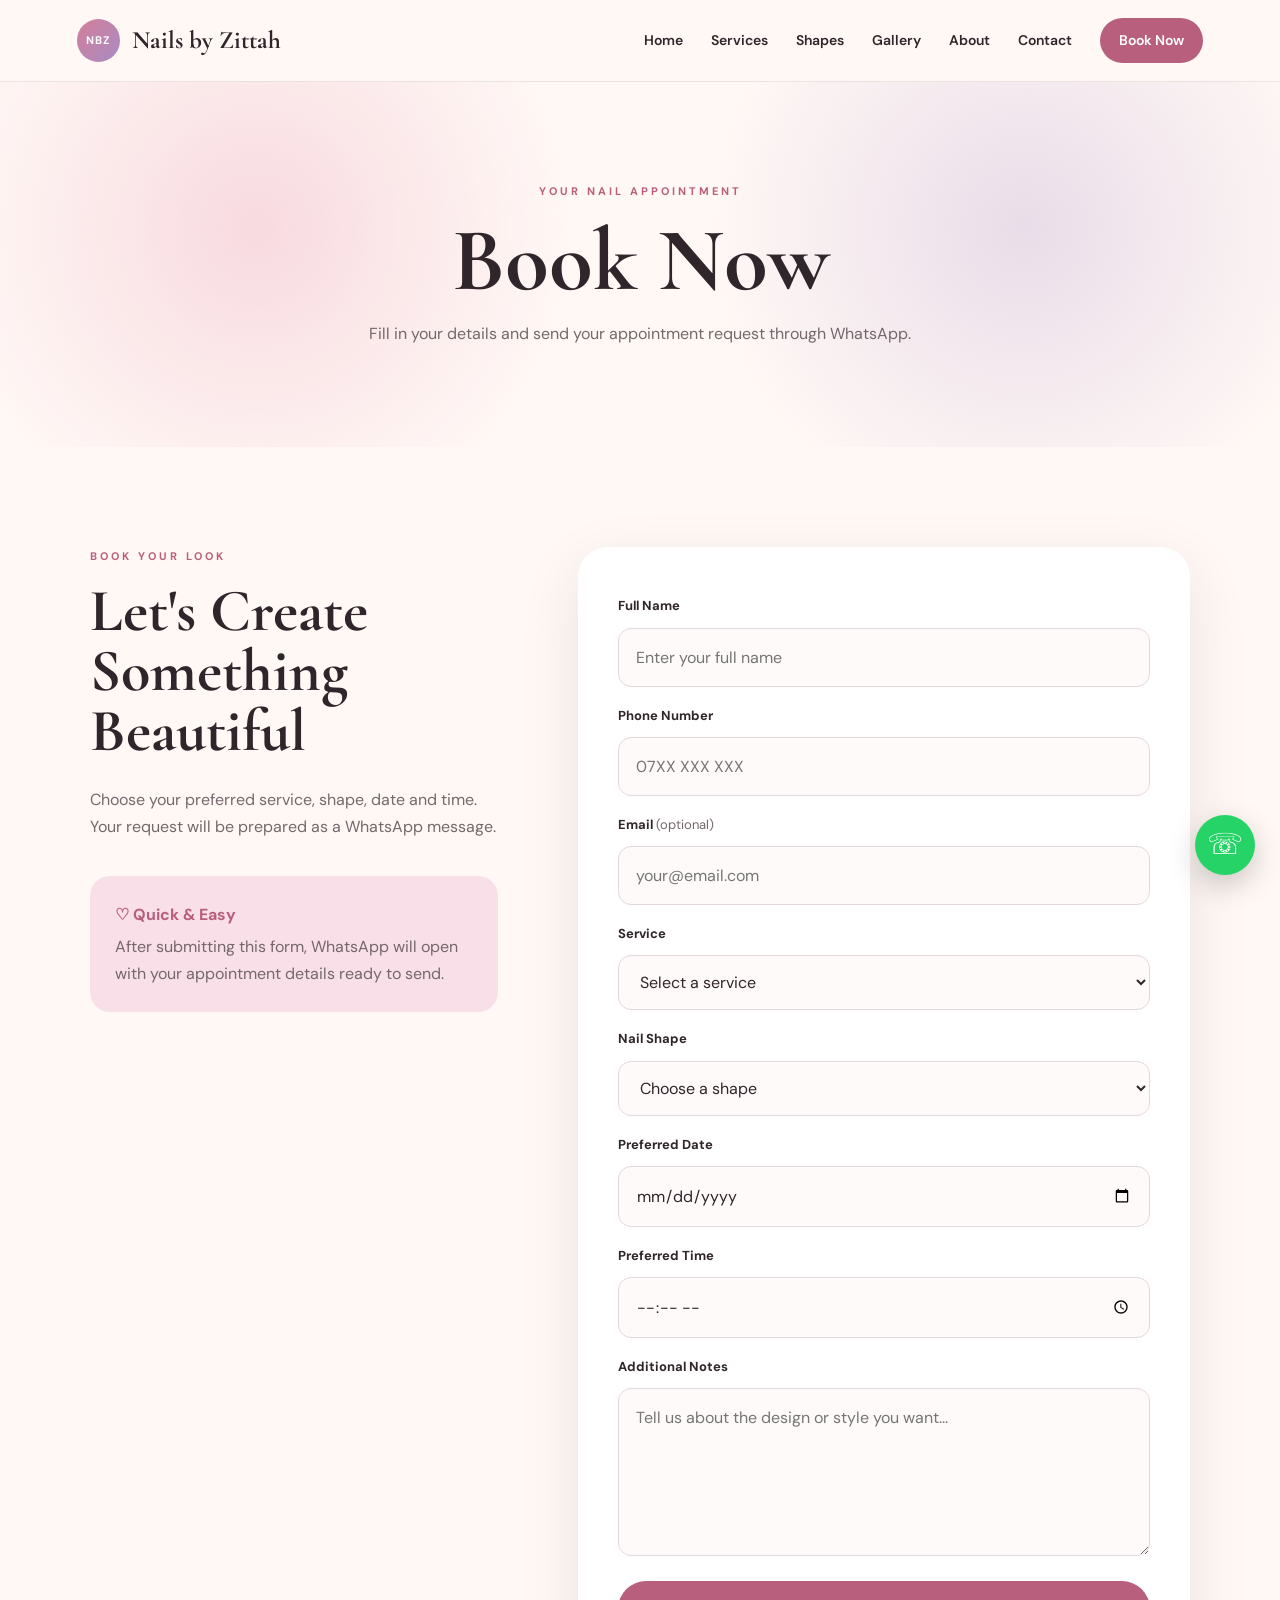
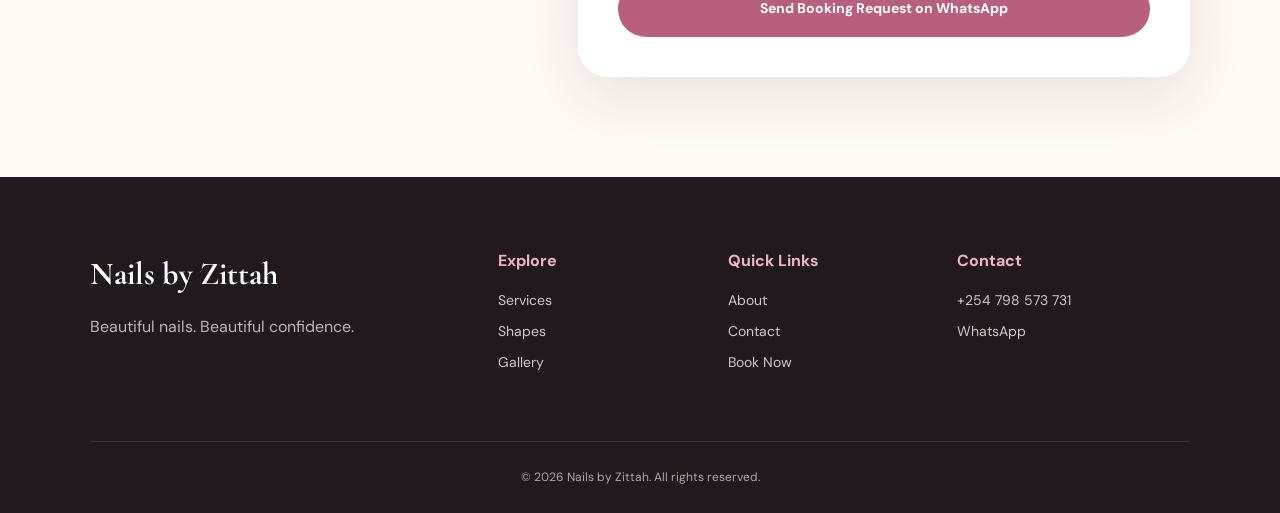
<file: booking.html>
<!DOCTYPE html>
<html lang="en">
<head>
    <meta charset="UTF-8">
    <meta name="viewport" content="width=device-width, initial-scale=1.0">

    <title>Book a Nail Appointment | Nails by Zittah</title>

    <meta name="description"
        content="Book your nail appointment with Nails by Zittah. Choose your service, nail shape, preferred date and time, then send your appointment request through WhatsApp.">

    <meta name="keywords"
        content="book nail appointment Kenya, nail booking, gel nails appointment, tips and gel booking, Nails by Zittah booking">

    <meta name="author" content="Nails by Zittah">
    <meta name="robots" content="index, follow">

    <link rel="canonical"
        href="https://nailsbyzittah.netlify.app/booking.html">

    <link rel="stylesheet" href="style.css">

    <meta property="og:type" content="website">
    <meta property="og:title"
        content="Book Your Nail Appointment | Nails by Zittah">
    <meta property="og:description"
        content="Choose your nail service, shape, date and preferred time and send your appointment request through WhatsApp.">
    <meta property="og:url"
        content="https://nailsbyzittah.netlify.app/booking.html">
    <meta property="og:image"
        content="https://nailsbyzittah.netlify.app/images/home-nails.jpg">

    <link rel="icon" href="images/home-nails.jpg" type="image/jpeg">
</head>

<body>

<header class="navbar">
    <a href="index.html" class="logo">
        <span>NBZ</span>
        Nails by Zittah
    </a>

    <button class="menu-toggle">☰</button>

    <nav class="nav-links">
        <a href="index.html">Home</a>
        <a href="services.html">Services</a>
        <a href="shapes.html">Shapes</a>
        <a href="gallery.html">Gallery</a>
        <a href="about.html">About</a>
        <a href="contact.html">Contact</a>
        <a href="booking.html" class="nav-book active-book">Book Now</a>
    </nav>
</header>

<main>

<section class="page-hero">
    <p class="eyebrow">YOUR NAIL APPOINTMENT</p>
    <h1>Book Now</h1>
    <p>
        Fill in your details and send your appointment request through WhatsApp.
    </p>
</section>

<section class="booking-section">

    <div class="booking-intro">

        <p class="eyebrow">BOOK YOUR LOOK</p>

        <h2>Let's Create Something Beautiful</h2>

        <p>
            Choose your preferred service, shape, date and time.
            Your request will be prepared as a WhatsApp message.
        </p>

        <div class="booking-tip">
            <strong>♡ Quick & Easy</strong>
            <p>
                After submitting this form, WhatsApp will open with
                your appointment details ready to send.
            </p>
        </div>

    </div>

    <div class="booking-form-box">

        <form id="bookingForm">

            <label for="fullName">Full Name</label>

            <input
                type="text"
                id="fullName"
                required
                placeholder="Enter your full name">

            <label for="phone">Phone Number</label>

            <input
                type="tel"
                id="phone"
                required
                placeholder="07XX XXX XXX">

            <label for="email">Email <span>(optional)</span></label>

            <input
                type="email"
                id="email"
                placeholder="your@email.com">

            <label for="service">Service</label>

            <select id="service" required>
                <option value="">Select a service</option>
                <option value="Gel on Natural Nails">
                    Gel on Natural Nails
                </option>
                <option value="Tips + Gel">
                    Tips + Gel
                </option>
                <option value="Custom Nail Design">
                    Custom Nail Design
                </option>
            </select>

            <label for="shape">Nail Shape</label>

            <select id="shape">
                <option value="">Choose a shape</option>
                <option value="Square">Square</option>
                <option value="Almond">Almond</option>
                <option value="Stiletto">Stiletto</option>
            </select>

            <label for="date">Preferred Date</label>

            <input
                type="date"
                id="date"
                required>

            <label for="time">Preferred Time</label>

            <input
                type="time"
                id="time"
                required>

            <label for="notes">Additional Notes</label>

            <textarea
                id="notes"
                rows="5"
                placeholder="Tell us about the design or style you want..."></textarea>

            <button type="submit" class="btn btn-primary full-btn">
                Send Booking Request on WhatsApp
            </button>

        </form>

    </div>

</section>

</main>

<a class="whatsapp-float"
   href="https://wa.me/254798573731"
   target="_blank"
   rel="noopener">
    <span>☏</span>
</a>

<footer>
    <div class="footer-content">

        <div>
            <a href="index.html" class="footer-logo">
                Nails by Zittah
            </a>
            <p>Beautiful nails. Beautiful confidence.</p>
        </div>

        <div>
            <h4>Explore</h4>
            <a href="services.html">Services</a>
            <a href="shapes.html">Shapes</a>
            <a href="gallery.html">Gallery</a>
        </div>

        <div>
            <h4>Quick Links</h4>
            <a href="about.html">About</a>
            <a href="contact.html">Contact</a>
            <a href="booking.html">Book Now</a>
        </div>

        <div>
            <h4>Contact</h4>
            <a href="tel:+254798573731">+254 798 573 731</a>
            <a href="https://wa.me/254798573731">WhatsApp</a>
        </div>

    </div>

    <div class="copyright">
        © 2026 Nails by Zittah. All rights reserved.
    </div>
</footer>

<script>

const menuToggle = document.querySelector(".menu-toggle");
const navLinks = document.querySelector(".nav-links");

menuToggle.addEventListener("click", () => {
    navLinks.classList.toggle("show");
});

const dateInput = document.getElementById("date");

const today = new Date();
const yyyy = today.getFullYear();
const mm = String(today.getMonth() + 1).padStart(2, "0");
const dd = String(today.getDate()).padStart(2, "0");

dateInput.min = `${yyyy}-${mm}-${dd}`;

const params = new URLSearchParams(window.location.search);

const serviceParam = params.get("service");
const shapeParam = params.get("shape");

if (serviceParam) {
    document.getElementById("service").value = serviceParam;
}

if (shapeParam) {
    document.getElementById("shape").value = shapeParam;
}

document.getElementById("bookingForm").addEventListener("submit", function(event) {

    event.preventDefault();

    const fullName =
        document.getElementById("fullName").value;

    const phone =
        document.getElementById("phone").value;

    const email =
        document.getElementById("email").value || "Not provided";

    const service =
        document.getElementById("service").value;

    const shape =
        document.getElementById("shape").value || "Not specified";

    const date =
        document.getElementById("date").value;

    const time =
        document.getElementById("time").value;

    const notes =
        document.getElementById("notes").value || "None";

    const message =
`Hello Nails by Zittah,

I would like to request a nail appointment.

Name: ${fullName}
Phone: ${phone}
Email: ${email}

Service: ${service}
Nail Shape: ${shape}

Preferred Date: ${date}
Preferred Time: ${time}

Additional Notes:
${notes}

Please let me know if the requested time is available.`;

    window.open(
        "https://wa.me/254798573731?text=" +
        encodeURIComponent(message),
        "_blank"
    );
});

</script>

</body>
</html>
</file>
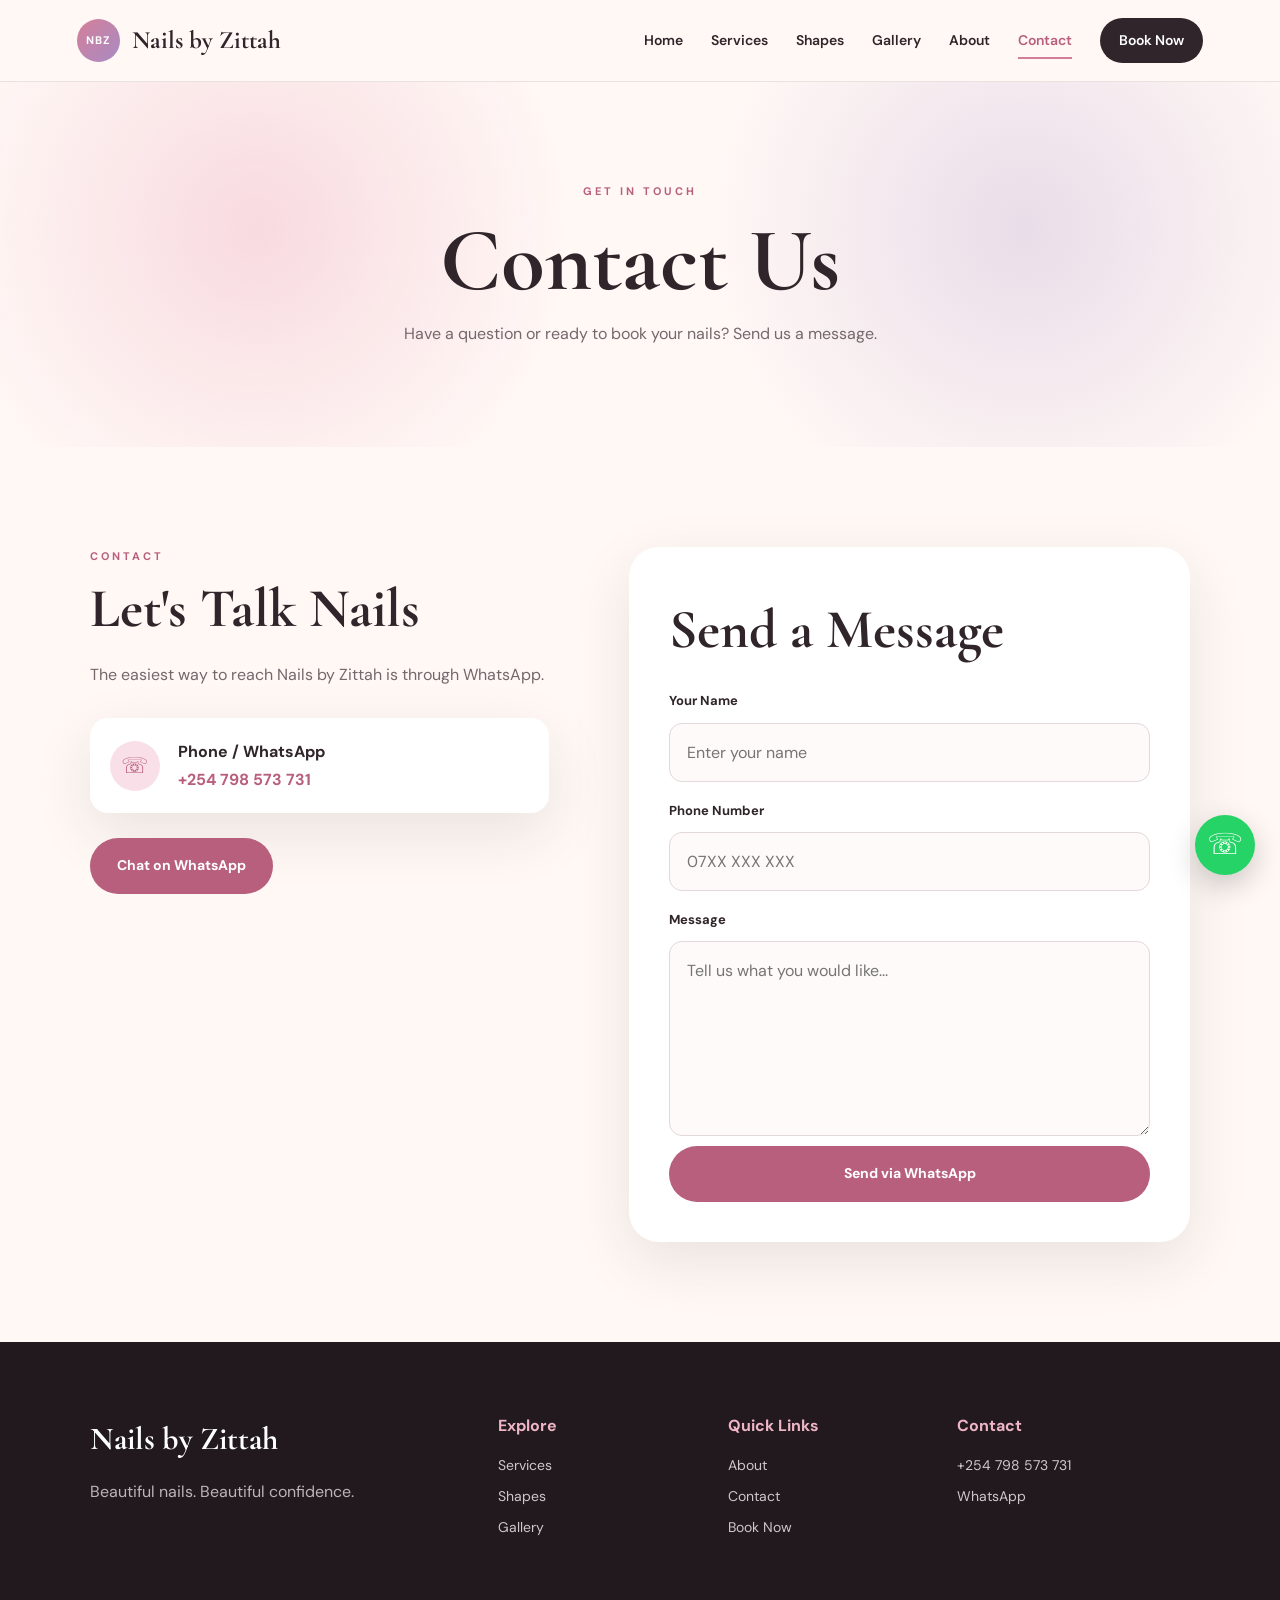
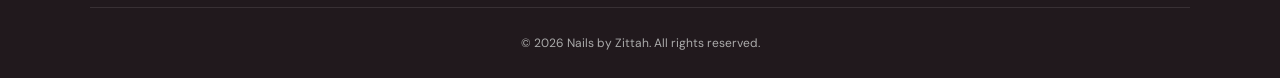
<file: contact.html>
<!DOCTYPE html>
<html lang="en">
<head>
    <meta charset="UTF-8">
    <meta name="viewport" content="width=device-width, initial-scale=1.0">

    <title>Contact Nails by Zittah | Book a Nail Appointment</title>

    <meta name="description"
        content="Contact Nails by Zittah through WhatsApp or phone to ask about nail services and appointments. Call or WhatsApp +254 798 573 731.">

    <meta name="keywords"
        content="contact nail technician Kenya, book nails Kenya, Nails by Zittah contact, nail appointment Kenya">

    <meta name="author" content="Nails by Zittah">
    <meta name="robots" content="index, follow">

    <link rel="canonical"
        href="https://nailsbyzittah.netlify.app/contact.html">

    <link rel="stylesheet" href="style.css">

    <meta property="og:type" content="website">
    <meta property="og:title" content="Contact Nails by Zittah">
    <meta property="og:description"
        content="Get in touch with Nails by Zittah and arrange your next nail appointment.">
    <meta property="og:url"
        content="https://nailsbyzittah.netlify.app/contact.html">
    <meta property="og:image"
        content="https://nailsbyzittah.netlify.app/images/home-nails.jpg">

    <link rel="icon" href="images/home-nails.jpg" type="image/jpeg">
</head>

<body>

<header class="navbar">
    <a href="index.html" class="logo">
        <span>NBZ</span>
        Nails by Zittah
    </a>

    <button class="menu-toggle">☰</button>

    <nav class="nav-links">
        <a href="index.html">Home</a>
        <a href="services.html">Services</a>
        <a href="shapes.html">Shapes</a>
        <a href="gallery.html">Gallery</a>
        <a href="about.html">About</a>
        <a href="contact.html" class="active">Contact</a>
        <a href="booking.html" class="nav-book">Book Now</a>
    </nav>
</header>

<main>

<section class="page-hero">
    <p class="eyebrow">GET IN TOUCH</p>
    <h1>Contact Us</h1>
    <p>
        Have a question or ready to book your nails?
        Send us a message.
    </p>
</section>

<section class="contact-section">

    <div class="contact-info">

        <p class="eyebrow">CONTACT</p>

        <h2>Let's Talk Nails</h2>

        <p>
            The easiest way to reach Nails by Zittah is through
            WhatsApp.
        </p>

        <div class="contact-card">
            <span>☏</span>
            <div>
                <strong>Phone / WhatsApp</strong>
                <a href="tel:+254798573731">
                    +254 798 573 731
                </a>
            </div>
        </div>

        <a
            href="https://wa.me/254798573731?text=Hello%20Nails%20by%20Zittah%2C%20I%20would%20like%20to%20make%20an%20appointment."
            target="_blank"
            rel="noopener"
            class="btn btn-primary">
            Chat on WhatsApp
        </a>

    </div>

    <div class="contact-form-box">

        <h2>Send a Message</h2>

        <form id="contactForm">

            <label for="name">Your Name</label>
            <input
                type="text"
                id="name"
                required
                placeholder="Enter your name">

            <label for="phone">Phone Number</label>
            <input
                type="tel"
                id="phone"
                required
                placeholder="07XX XXX XXX">

            <label for="message">Message</label>
            <textarea
                id="message"
                rows="6"
                required
                placeholder="Tell us what you would like..."></textarea>

            <button type="submit" class="btn btn-primary">
                Send via WhatsApp
            </button>

        </form>

    </div>

</section>

</main>

<a class="whatsapp-float"
   href="https://wa.me/254798573731"
   target="_blank"
   rel="noopener">
    <span>☏</span>
</a>

<footer>
    <div class="footer-content">

        <div>
            <a href="index.html" class="footer-logo">
                Nails by Zittah
            </a>
            <p>Beautiful nails. Beautiful confidence.</p>
        </div>

        <div>
            <h4>Explore</h4>
            <a href="services.html">Services</a>
            <a href="shapes.html">Shapes</a>
            <a href="gallery.html">Gallery</a>
        </div>

        <div>
            <h4>Quick Links</h4>
            <a href="about.html">About</a>
            <a href="contact.html">Contact</a>
            <a href="booking.html">Book Now</a>
        </div>

        <div>
            <h4>Contact</h4>
            <a href="tel:+254798573731">+254 798 573 731</a>
            <a href="https://wa.me/254798573731">WhatsApp</a>
        </div>

    </div>

    <div class="copyright">
        © 2026 Nails by Zittah. All rights reserved.
    </div>
</footer>

<script>
const menuToggle = document.querySelector(".menu-toggle");
const navLinks = document.querySelector(".nav-links");

menuToggle.addEventListener("click", () => {
    navLinks.classList.toggle("show");
});

document.getElementById("contactForm").addEventListener("submit", function(event) {

    event.preventDefault();

    const name = document.getElementById("name").value;
    const phone = document.getElementById("phone").value;
    const message = document.getElementById("message").value;

    const whatsappMessage =
`Hello Nails by Zittah,

My name is ${name}.

Phone: ${phone}

Message:
${message}

I would like to know more about your nail services.`;

    window.open(
        "https://wa.me/254798573731?text=" +
        encodeURIComponent(whatsappMessage),
        "_blank"
    );
});
</script>

</body>
</html>
</file>
<file: style.css>
@import url('https://fonts.googleapis.com/css2?family=Cormorant+Garamond:wght@400;500;600;700&family=DM+Sans:wght@400;500;600;700&display=swap');

:root {
    --pink: #d47f99;
    --dark-pink: #b85f7d;
    --light-pink: #f9dfe8;
    --rose: #efb5c6;
    --cream: #fff8f5;
    --purple: #a88bc4;
    --light-purple: #eee4f7;
    --dark: #30252a;
    --grey: #75676c;
    --white: #ffffff;
    --black: #181316;
    --border: rgba(48, 37, 42, 0.1);
    --shadow: 0 20px 60px rgba(48, 37, 42, 0.10);
    --radius: 24px;
}

* {
    margin: 0;
    padding: 0;
    box-sizing: border-box;
}

html {
    scroll-behavior: smooth;
}

body {
    font-family: "DM Sans", sans-serif;
    color: var(--dark);
    background: var(--cream);
    line-height: 1.7;
}

img {
    max-width: 100%;
    display: block;
}

a {
    text-decoration: none;
    color: inherit;
}

button,
input,
select,
textarea {
    font: inherit;
}

button {
    cursor: pointer;
}

/* NAVIGATION */

.navbar {
    width: 100%;
    min-height: 82px;
    padding: 0 6%;
    display: flex;
    align-items: center;
    justify-content: space-between;
    background: rgba(255, 248, 245, 0.96);
    backdrop-filter: blur(12px);
    border-bottom: 1px solid var(--border);
    position: sticky;
    top: 0;
    z-index: 1000;
}

.logo {
    display: flex;
    align-items: center;
    gap: 12px;
    font-family: "Cormorant Garamond", serif;
    font-size: 25px;
    font-weight: 700;
}

.logo span {
    width: 43px;
    height: 43px;
    border-radius: 50%;
    background: linear-gradient(135deg, var(--pink), var(--purple));
    color: white;
    display: grid;
    place-items: center;
    font-family: "DM Sans", sans-serif;
    font-size: 11px;
    letter-spacing: 1px;
}

.nav-links {
    display: flex;
    align-items: center;
    gap: 28px;
}

.nav-links a {
    font-size: 14px;
    font-weight: 600;
    transition: 0.3s;
    position: relative;
}

.nav-links a:hover,
.nav-links a.active {
    color: var(--dark-pink);
}

.nav-links a.active::after {
    content: "";
    position: absolute;
    height: 2px;
    background: var(--pink);
    width: 100%;
    left: 0;
    bottom: -7px;
}

.nav-book {
    padding: 11px 19px;
    background: var(--dark);
    color: white !important;
    border-radius: 50px;
}

.nav-book:hover {
    background: var(--dark-pink);
}

.active-book {
    background: var(--dark-pink);
}

.menu-toggle {
    display: none;
    background: none;
    border: 0;
    font-size: 28px;
    color: var(--dark);
}

/* GENERAL */

main {
    overflow: hidden;
}

.section {
    padding: 100px 7%;
}

.section-heading {
    max-width: 720px;
    margin: 0 auto 55px;
    text-align: center;
}

.section-heading h2 {
    font-family: "Cormorant Garamond", serif;
    font-size: clamp(42px, 5vw, 65px);
    line-height: 1;
    margin: 12px 0 20px;
}

.section-heading p:not(.eyebrow) {
    color: var(--grey);
}

.eyebrow {
    color: var(--dark-pink);
    font-size: 11px;
    font-weight: 700;
    letter-spacing: 3px;
    text-transform: uppercase;
}

.center-btn {
    display: flex;
    justify-content: center;
    margin-top: 45px;
}

.btn {
    display: inline-flex;
    align-items: center;
    justify-content: center;
    padding: 14px 25px;
    border-radius: 50px;
    font-weight: 700;
    font-size: 14px;
    border: 2px solid transparent;
    transition: 0.3s;
}

.btn-primary {
    background: var(--dark-pink);
    color: white;
}

.btn-primary:hover {
    background: var(--dark);
    transform: translateY(-3px);
}

.btn-dark {
    background: var(--dark);
    color: white;
}

.btn-dark:hover {
    background: var(--dark-pink);
    transform: translateY(-3px);
}

.btn-outline {
    border-color: var(--dark);
    color: var(--dark);
}

.btn-outline:hover {
    background: var(--dark);
    color: white;
}

.btn-white {
    background: white;
    color: var(--dark);
}

.btn-white:hover {
    transform: translateY(-3px);
}

/* HERO */

.hero {
    min-height: 720px;
    display: grid;
    grid-template-columns: 1fr 1fr;
    align-items: center;
    gap: 70px;
    padding: 90px 8%;
    background:
        radial-gradient(circle at 15% 20%, rgba(239,181,198,0.5), transparent 30%),
        radial-gradient(circle at 90% 80%, rgba(168,139,196,0.25), transparent 30%);
}

.hero-content {
    max-width: 650px;
}

.hero h1 {
    font-family: "Cormorant Garamond", serif;
    font-size: clamp(65px, 8vw, 105px);
    line-height: 0.88;
    margin: 18px 0 30px;
    letter-spacing: -3px;
}

.hero h1 span {
    color: var(--dark-pink);
    font-style: italic;
}

.hero-text {
    max-width: 540px;
    font-size: 18px;
    color: var(--grey);
    margin-bottom: 35px;
}

.hero-buttons {
    display: flex;
    flex-wrap: wrap;
    gap: 14px;
}

.hero-image {
    height: 580px;
    position: relative;
}

.hero-image::before {
    content: "";
    position: absolute;
    width: 85%;
    height: 85%;
    background: var(--light-pink);
    right: -25px;
    top: 30px;
    border-radius: 50% 50% 20px 50%;
    transform: rotate(7deg);
}

.hero-image img {
    position: relative;
    width: 100%;
    height: 100%;
    object-fit: cover;
    border-radius: 48% 48% 25px 48%;
    box-shadow: var(--shadow);
}

/* STATS */

.stats {
    display: grid;
    grid-template-columns: repeat(4, 1fr);
    background: var(--dark);
    color: white;
}

.stats div {
    padding: 30px 20px;
    text-align: center;
    border-right: 1px solid rgba(255,255,255,0.1);
}

.stats strong {
    display: block;
    color: var(--rose);
    font-family: "Cormorant Garamond", serif;
    font-size: 35px;
}

.stats span {
    font-size: 12px;
    color: #ddd;
}

/* CARDS */

.cards {
    display: grid;
    gap: 25px;
}

.cards.three {
    grid-template-columns: repeat(3, 1fr);
}

.service-card {
    padding: 38px;
    background: white;
    border: 1px solid var(--border);
    border-radius: var(--radius);
    box-shadow: 0 12px 40px rgba(48,37,42,0.05);
    transition: 0.3s;
}

.service-card:hover {
    transform: translateY(-8px);
    box-shadow: var(--shadow);
}

.featured-card {
    background: linear-gradient(145deg, #f9dfe8, #eee4f7);
}

.card-icon {
    width: 55px;
    height: 55px;
    display: grid;
    place-items: center;
    background: white;
    color: var(--dark-pink);
    border-radius: 50%;
    font-size: 25px;
    margin-bottom: 25px;
}

.service-card h2,
.service-card h3 {
    font-family: "Cormorant Garamond", serif;
    font-size: 30px;
    margin-bottom: 14px;
}

.service-card p {
    color: var(--grey);
    margin-bottom: 25px;
}

.service-card a:not(.btn) {
    color: var(--dark-pink);
    font-weight: 700;
    font-size: 14px;
}

.large-service {
    display: flex;
    flex-direction: column;
}

.large-service .btn {
    margin-top: auto;
    align-self: flex-start;
}

.service-number {
    color: var(--dark-pink);
    font-weight: 700;
    font-size: 13px;
    margin-bottom: 15px;
}

.service-card ul {
    list-style: none;
    margin: 10px 0 30px;
}

.service-card li {
    padding: 7px 0;
    color: var(--grey);
}

.service-card li::before {
    content: "✓";
    color: var(--dark-pink);
    margin-right: 10px;
}

/* PINK SECTION */

.pink-section {
    padding: 100px 7%;
    background:
        linear-gradient(135deg, #f9dfe8, #eee4f7);
}

.shape-preview {
    display: grid;
    grid-template-columns: repeat(3, 1fr);
    gap: 25px;
}

.shape-item {
    background: white;
    border-radius: var(--radius);
    overflow: hidden;
    box-shadow: var(--shadow);
    transition: 0.3s;
}

.shape-item:hover {
    transform: translateY(-8px);
}

.shape-item img {
    width: 100%;
    height: 360px;
    object-fit: cover;
}

.shape-item h3 {
    padding: 20px;
    font-family: "Cormorant Garamond", serif;
    font-size: 30px;
}

/* GALLERY */

.gallery-grid {
    display: grid;
    grid-template-columns: repeat(4, 1fr);
    gap: 18px;
}

.gallery-item,
.gallery-card {
    overflow: hidden;
    border-radius: 20px;
    position: relative;
    cursor: pointer;
    background: white;
}

.gallery-item img,
.gallery-card img {
    width: 100%;
    height: 350px;
    object-fit: cover;
    transition: transform 0.5s;
}

.gallery-item:hover img,
.gallery-card:hover img {
    transform: scale(1.07);
}

.gallery-page {
    grid-template-columns: repeat(3, 1fr);
}

.gallery-page .gallery-card img {
    height: 450px;
}

.gallery-overlay {
    position: absolute;
    left: 15px;
    bottom: 15px;
}

.gallery-overlay span {
    padding: 8px 14px;
    background: rgba(255,255,255,0.92);
    border-radius: 30px;
    font-size: 12px;
    font-weight: 700;
}

.filters {
    display: flex;
    justify-content: center;
    flex-wrap: wrap;
    gap: 10px;
    margin-bottom: 45px;
}

.filter {
    padding: 10px 20px;
    border: 1px solid var(--border);
    border-radius: 50px;
    background: white;
    color: var(--dark);
}

.filter.active,
.filter:hover {
    background: var(--dark);
    color: white;
}

.gallery-note {
    margin-top: 55px;
    padding: 35px;
    background: var(--light-pink);
    border-radius: var(--radius);
    display: flex;
    justify-content: space-between;
    align-items: center;
    gap: 30px;
}

/* LIGHTBOX */

.lightbox {
    position: fixed;
    inset: 0;
    background: rgba(20, 14, 17, 0.92);
    z-index: 3000;
    display: none;
    align-items: center;
    justify-content: center;
    padding: 30px;
}

.lightbox.show {
    display: flex;
}

.lightbox img {
    max-width: 90%;
    max-height: 85vh;
    border-radius: 20px;
}

.lightbox-close {
    position: absolute;
    top: 25px;
    right: 35px;
    background: none;
    border: 0;
    color: white;
    font-size: 45px;
}

/* PAGE HERO */

.page-hero {
    padding: 100px 7%;
    text-align: center;
    background:
        radial-gradient(circle at 20% 40%, rgba(239,181,198,0.45), transparent 30%),
        radial-gradient(circle at 80% 40%, rgba(168,139,196,0.25), transparent 30%);
}

.page-hero h1 {
    font-family: "Cormorant Garamond", serif;
    font-size: clamp(55px, 7vw, 90px);
    line-height: 1;
    margin: 15px 0;
}

.page-hero p:not(.eyebrow) {
    color: var(--grey);
}

/* SHAPES */

.shape-detail {
    display: grid;
    grid-template-columns: 1fr 1fr;
    gap: 70px;
    align-items: center;
    margin-bottom: 100px;
}

.shape-detail.reverse .shape-image {
    order: 2;
}

.shape-image img {
    width: 100%;
    height: 550px;
    object-fit: cover;
    border-radius: 40px;
    box-shadow: var(--shadow);
}

.shape-content {
    padding: 20px;
}

.shape-number {
    color: var(--dark-pink);
    font-weight: 700;
}

.shape-content h2 {
    font-family: "Cormorant Garamond", serif;
    font-size: 70px;
    margin: 10px 0 20px;
}

.shape-content p {
    color: var(--grey);
    margin-bottom: 30px;
    font-size: 17px;
}

/* MINI SHAPES */

.mini-shapes {
    display: grid;
    grid-template-columns: repeat(3, 1fr);
    gap: 20px;
    max-width: 1000px;
    margin: auto;
}

.mini-shapes a {
    background: white;
    border-radius: 20px;
    overflow: hidden;
    box-shadow: var(--shadow);
}

.mini-shapes img {
    height: 280px;
    width: 100%;
    object-fit: cover;
}

.mini-shapes span {
    display: block;
    padding: 15px;
    font-weight: 700;
}

/* ABOUT */

.about-section {
    padding: 100px 7%;
    display: grid;
    grid-template-columns: 1fr 1fr;
    align-items: center;
    gap: 80px;
}

.about-image img {
    width: 100%;
    height: 600px;
    object-fit: cover;
    border-radius: 40px;
    box-shadow: var(--shadow);
}

.about-text h2 {
    font-family: "Cormorant Garamond", serif;
    font-size: 60px;
    line-height: 1;
    margin: 15px 0 25px;
}

.about-text p {
    color: var(--grey);
    margin-bottom: 20px;
}

.values {
    max-width: 1000px;
    margin: auto;
    display: grid;
    grid-template-columns: repeat(3, 1fr);
    gap: 25px;
}

.values article {
    text-align: center;
    background: white;
    padding: 40px 25px;
    border-radius: var(--radius);
}

.values span {
    font-size: 30px;
    color: var(--dark-pink);
}

.values h3 {
    font-family: "Cormorant Garamond", serif;
    font-size: 30px;
    margin: 10px 0;
}

.values p {
    color: var(--grey);
}

/* CONTACT */

.contact-section {
    padding: 100px 7%;
    display: grid;
    grid-template-columns: 0.9fr 1.1fr;
    gap: 80px;
    align-items: start;
}

.contact-info h2,
.contact-form-box h2 {
    font-family: "Cormorant Garamond", serif;
    font-size: 55px;
    line-height: 1;
    margin: 15px 0 25px;
}

.contact-info > p:not(.eyebrow) {
    color: var(--grey);
    margin-bottom: 30px;
}

.contact-card {
    display: flex;
    align-items: center;
    gap: 18px;
    background: white;
    padding: 20px;
    border-radius: 18px;
    margin-bottom: 25px;
    box-shadow: var(--shadow);
}

.contact-card > span {
    width: 50px;
    height: 50px;
    border-radius: 50%;
    display: grid;
    place-items: center;
    background: var(--light-pink);
    color: var(--dark-pink);
    font-size: 22px;
}

.contact-card strong,
.contact-card a {
    display: block;
}

.contact-card a {
    color: var(--dark-pink);
    font-weight: 700;
}

.contact-form-box {
    background: white;
    padding: 40px;
    border-radius: 30px;
    box-shadow: var(--shadow);
}

form {
    display: grid;
    gap: 10px;
}

label {
    font-size: 13px;
    font-weight: 700;
    margin-top: 8px;
}

label span {
    color: var(--grey);
    font-weight: 400;
}

input,
select,
textarea {
    width: 100%;
    padding: 15px 17px;
    border: 1px solid #e3d8dc;
    background: #fffafa;
    border-radius: 13px;
    outline: none;
    color: var(--dark);
}

input:focus,
select:focus,
textarea:focus {
    border-color: var(--pink);
    box-shadow: 0 0 0 3px rgba(212,127,153,0.12);
}

textarea {
    resize: vertical;
}

/* BOOKING */

.booking-section {
    padding: 100px 7%;
    display: grid;
    grid-template-columns: 0.8fr 1.2fr;
    gap: 80px;
    align-items: start;
}

.booking-intro h2 {
    font-family: "Cormorant Garamond", serif;
    font-size: 60px;
    line-height: 1;
    margin: 15px 0 25px;
}

.booking-intro > p:not(.eyebrow) {
    color: var(--grey);
}

.booking-tip {
    background: var(--light-pink);
    padding: 25px;
    border-radius: 20px;
    margin-top: 35px;
}

.booking-tip strong {
    color: var(--dark-pink);
}

.booking-tip p {
    margin-top: 5px;
    color: var(--grey);
}

.booking-form-box {
    background: white;
    padding: 40px;
    border-radius: 30px;
    box-shadow: var(--shadow);
}

.full-btn {
    width: 100%;
    margin-top: 15px;
}

/* CTA */

.cta {
    padding: 80px 7%;
    background: var(--dark);
    color: white;
    display: flex;
    justify-content: space-between;
    align-items: center;
    gap: 40px;
}

.cta h2 {
    font-family: "Cormorant Garamond", serif;
    font-size: 55px;
    line-height: 1;
    margin: 10px 0 15px;
}

.cta p:not(.eyebrow) {
    color: #d6d0d2;
}

/* WHATSAPP */

.whatsapp-float {
    position: fixed;
    right: 25px;
    bottom: 25px;
    width: 60px;
    height: 60px;
    border-radius: 50%;
    background: #25d366;
    color: white;
    display: grid;
    place-items: center;
    font-size: 29px;
    box-shadow: 0 10px 30px rgba(0,0,0,0.2);
    z-index: 2000;
    transition: 0.3s;
}

.whatsapp-float:hover {
    transform: scale(1.1);
}

/* FOOTER */

footer {
    background: #21191d;
    color: white;
    padding: 70px 7% 25px;
}

.footer-content {
    display: grid;
    grid-template-columns: 2fr 1fr 1fr 1.3fr;
    gap: 50px;
}

.footer-logo {
    font-family: "Cormorant Garamond", serif;
    font-size: 32px;
    font-weight: 700;
}

.footer-content p {
    color: #bcb4b7;
    margin-top: 12px;
}

.footer-content h4 {
    color: var(--rose);
    margin-bottom: 15px;
}

.footer-content > div > a:not(.footer-logo) {
    display: block;
    color: #cfc7ca;
    margin: 7px 0;
    font-size: 14px;
}

.footer-content > div > a:hover {
    color: white;
}

.copyright {
    margin-top: 60px;
    padding-top: 25px;
    border-top: 1px solid rgba(255,255,255,0.1);
    color: #aaa;
    text-align: center;
    font-size: 12px;
}

/* RESPONSIVE */

@media (max-width: 1000px) {

    .nav-links {
        gap: 15px;
    }

    .hero {
        grid-template-columns: 1fr;
    }

    .hero-content {
        text-align: center;
        margin: auto;
    }

    .hero-text {
        margin-left: auto;
        margin-right: auto;
    }

    .hero-buttons {
        justify-content: center;
    }

    .hero-image {
        height: 500px;
    }

    .cards.three {
        grid-template-columns: 1fr;
    }

    .gallery-grid {
        grid-template-columns: repeat(2, 1fr);
    }

    .shape-detail,
    .about-section,
    .contact-section,
    .booking-section {
        grid-template-columns: 1fr;
        gap: 45px;
    }

    .shape-detail.reverse .shape-image {
        order: 0;
    }

    .footer-content {
        grid-template-columns: repeat(2, 1fr);
    }

}

@media (max-width: 760px) {

    .navbar {
        min-height: 70px;
        padding: 0 5%;
    }

    .menu-toggle {
        display: block;
    }

    .nav-links {
        position: absolute;
        left: 0;
        right: 0;
        top: 70px;
        background: var(--cream);
        padding: 25px;
        display: none;
        flex-direction: column;
        align-items: stretch;
        box-shadow: var(--shadow);
    }

    .nav-links.show {
        display: flex;
    }

    .nav-links a {
        padding: 10px;
    }

    .nav-links a.active::after {
        display: none;
    }

    .hero {
        padding: 70px 6%;
        min-height: auto;
    }

    .hero h1 {
        font-size: 65px;
    }

    .hero-image {
        height: 420px;
    }

    .stats {
        grid-template-columns: repeat(2, 1fr);
    }

    .stats div {
        border-bottom: 1px solid rgba(255,255,255,0.1);
    }

    .section,
    .pink-section,
    .about-section,
    .contact-section,
    .booking-section {
        padding: 70px 6%;
    }

    .shape-preview,
    .gallery-grid,
    .gallery-page,
    .mini-shapes,
    .values {
        grid-template-columns: 1fr;
    }

    .shape-item img {
        height: 420px;
    }

    .gallery-page .gallery-card img {
        height: 430px;
    }

    .shape-image img,
    .about-image img {
        height: 450px;
    }

    .shape-content h2,
    .about-text h2,
    .booking-intro h2,
    .contact-info h2,
    .contact-form-box h2 {
        font-size: 48px;
    }

    .gallery-note,
    .cta {
        flex-direction: column;
        align-items: flex-start;
    }

    .contact-form-box,
    .booking-form-box {
        padding: 25px;
    }

    .footer-content {
        grid-template-columns: 1fr;
        gap: 35px;
    }

}

@media (max-width: 480px) {

    .logo {
        font-size: 20px;
    }

    .logo span {
        width: 38px;
        height: 38px;
    }

    .hero h1 {
        font-size: 55px;
    }

    .hero-image {
        height: 350px;
    }

    .page-hero h1 {
        font-size: 55px;
    }

    .stats {
        grid-template-columns: 1fr;
    }

    .shape-item img,
    .shape-image img,
    .about-image img {
        height: 360px;
    }

    .gallery-item img,
    .gallery-card img,
    .gallery-page .gallery-card img {
        height: 380px;
    }

    .cta h2 {
        font-size: 45px;
    }

    .whatsapp-float {
        width: 54px;
        height: 54px;
        right: 18px;
        bottom: 18px;
    }

}
</file>
